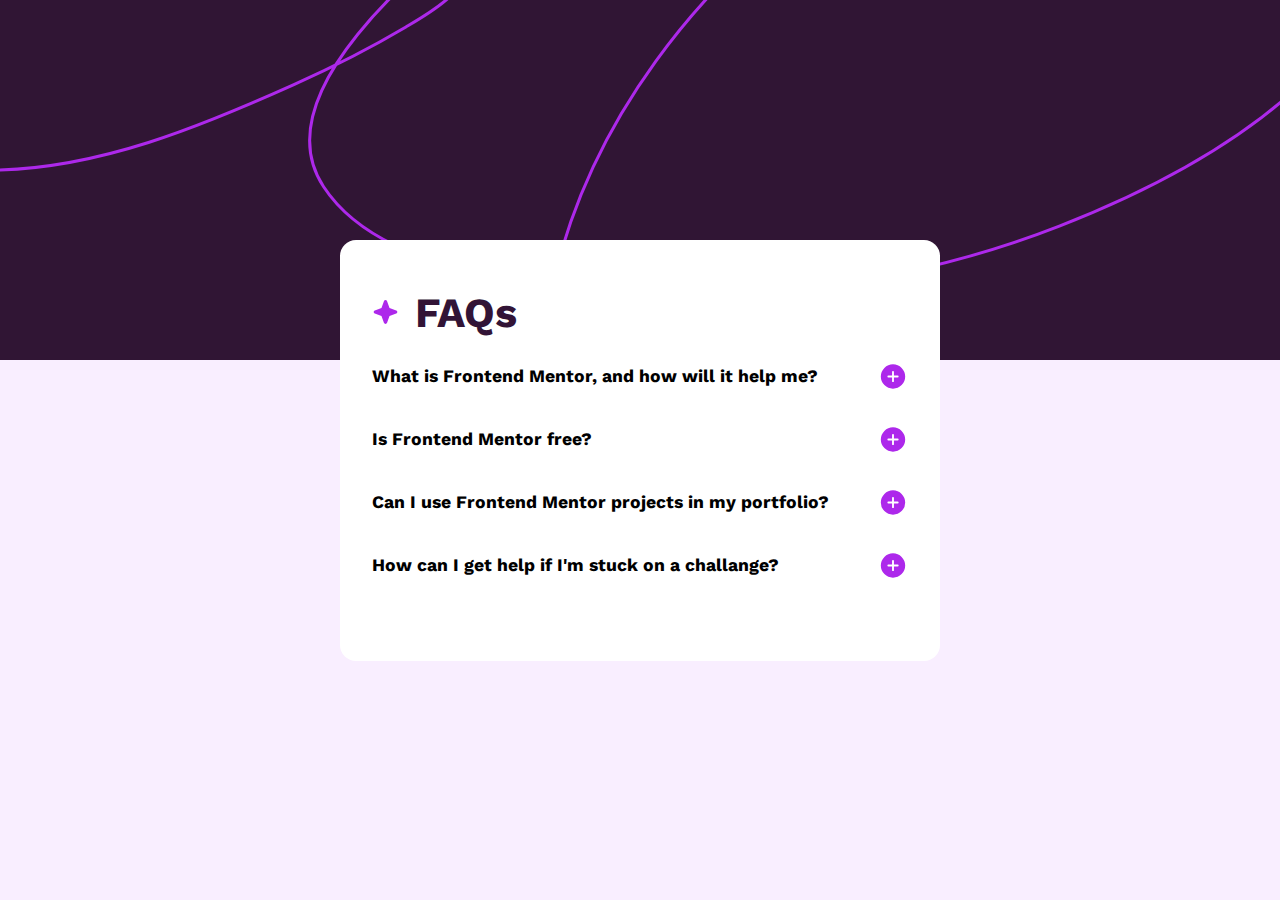
<file: Challange 2/index.html>
<!DOCTYPE html>
<html lang="en">

<head>
  <meta charset="UTF-8">
  <meta name="viewport" content="width=device-width, initial-scale=1.0">
  <link rel="icon" type="image/png" sizes="32x32" href="./assets/images/favicon-32x32.png">
  <title>Frontend Mentor | FAQ accordion</title>

  <link rel="stylesheet" href="./css/style.css">

  <!-- Google Fonts -->
  <link rel="preconnect" href="https://fonts.googleapis.com">
  <link rel="preconnect" href="https://fonts.gstatic.com" crossorigin>
  <link href="https://fonts.googleapis.com/css2?family=Work+Sans:ital,wght@0,100..900;1,100..900&display=swap"
    rel="stylesheet">
</head>

<body>

  <div class="container">
    <div class="accordion-content">
      <div class="accordion-header">
        <img src="./assets/images/icon-star.svg" alt="">
        <h1>FAQs</h1>
      </div>

      <ul class="accordion">
        <li>
          <div class="heading">
            <h3>What is Frontend Mentor, and how will it help me?</h3>
            <img src="./assets/images/icon-plus.svg" alt="">
          </div>

          <p>Frontend Mentor offers realistic coding challenges to help developers improve their
            frontend coding skills with projects in HTML, CSS, and JavaScript. It's suitable for
            all levels and ideal for portfolio building.</p>
        </li>
        <li>
          <div class="heading">
            <h3>Is Frontend Mentor free?</h3>
            <img src="./assets/images/icon-plus.svg" alt="">
          </div>

          <p> Yes, Frontend Mentor offers both free and premium coding challenges, with the free
            option providing access to a range of projects suitable for all skill levels.</p>
        </li>
        <li>
          <div class="heading">
            <h3>Can I use Frontend Mentor projects in my portfolio?</h3>
            <img src="./assets/images/icon-plus.svg" alt="">
          </div>

          <p>Yes, you can use projects completed on Frontend Mentor in your portfolio. It's an excellent
            way to showcase your skills to potential employers!</p>
        </li>
        <li>
          <div class="heading">
            <h3>How can I get help if I'm stuck on a challange?</h3>
            <img src="./assets/images/icon-plus.svg" alt="">
          </div>

          <p>The best place to get help is inside Frontend Mentor's Discord community. There's a help
            channel where you can ask questions and seek support from other community members.</p>
        </li>
      </ul>
    </div>
  </div>

  <!-- <div>
    <p>Frontend Mentor offers realistic coding challenges to help developers improve their
      frontend coding skills with projects in HTML, CSS, and JavaScript. It's suitable for
      all levels and ideal for portfolio building.</p>
  </div> -->

  <script src="./js/app.js"></script>
</body>

</html>
</file>
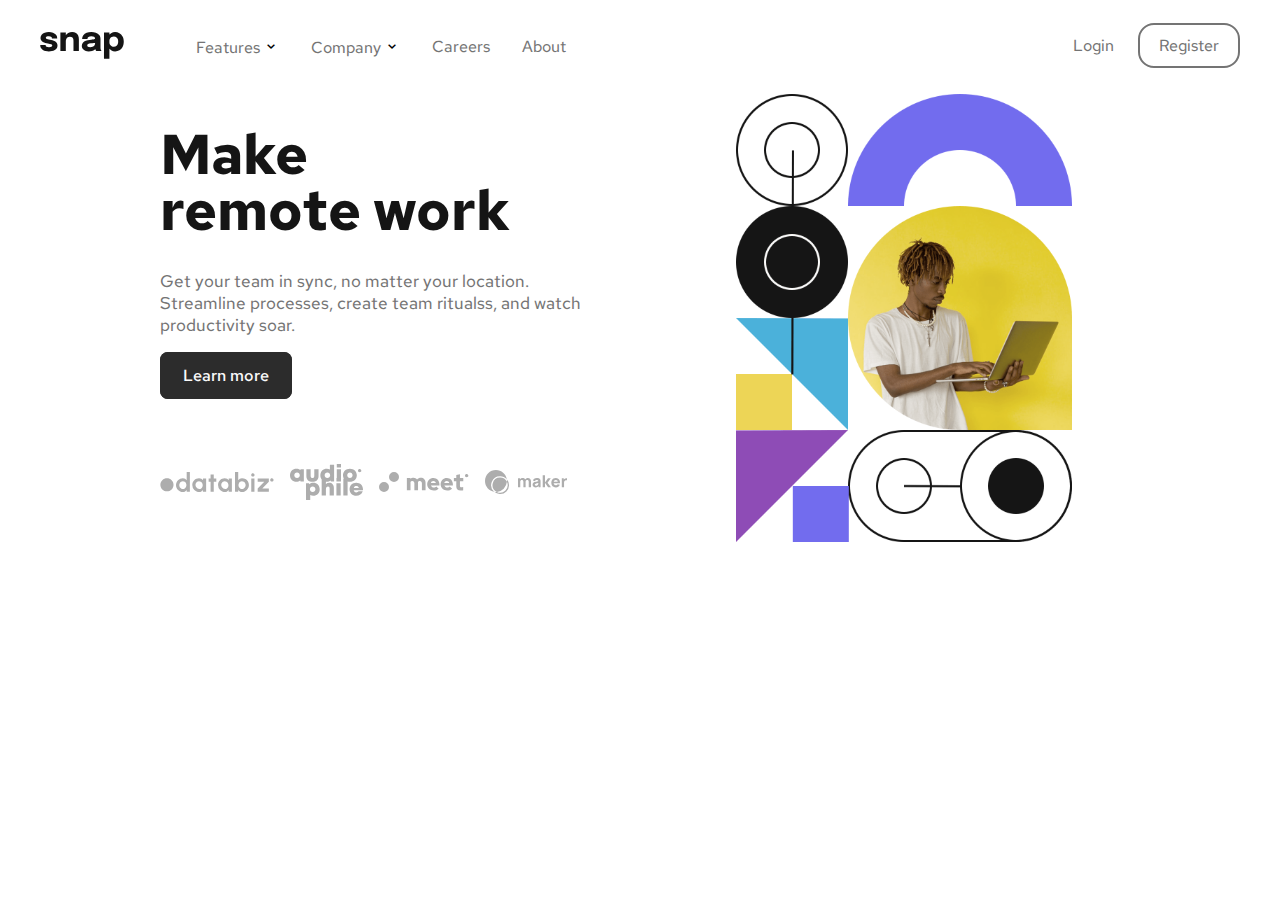
<file: Challenge 1/index.html>
<!DOCTYPE html>
<html lang="en">

<head>
    <meta charset="UTF-8">
    <meta http-equiv="X-UA-Compatible" content="IE=edge">
    <meta name="viewport" content="width=device-width, initial-scale=1.0">
    <title>✨ Challange 1 || FrontEnd Mentor ✨</title>

    <!-- cdn to css reset -->
    <link rel="stylesheet" href="./src/style/reset.css">

    <!-- 👇 css code file 👇 -->
    <link rel="stylesheet" href="./src/style/global.css" />

    <!-- Google Fonts -->
    <link rel="preconnect" href="https://fonts.googleapis.com">
    <link rel="preconnect" href="https://fonts.gstatic.com" crossorigin>
    <link href="https://fonts.googleapis.com/css2?family=Red+Hat+Text:ital,wght@0,300..700;1,300..700&display=swap"
        rel="stylesheet">

    <!-- cdn to box icons -->
    <link rel="stylesheet" href="https://cdn.jsdelivr.net/npm/boxicons@latest/css/boxicons.min.css">
    <!-- or -->
    <link rel="stylesheet" href="https://unpkg.com/boxicons@latest/css/boxicons.min.css">

</head>

<body>


    <div class="container">
        <nav class="nav">
            <a href="#" class="nav-logo"><img src="./src/assets/images/logo.svg" alt="img-logo"></a>

            <div class="nav-content">

                <ul class="nav-menu">
                    <li class="nav-link"><a href="#">Features</a><i class='bx bx-chevron-right icon-dropdown'></i>


                        <ul class="dropdown dropdown-features">
                            <li>
                                <i class='bx bx-notepad todoList'></i>
                                <a href="">Todo List</a>
                            </li>
                            <li>
                                <i class='bx bx-calendar-alt calender'></i>
                                <a href="">Calender</a>
                            </li>
                            <li>
                                <i class='bx bxs-bell-ring reminders'></i>
                                <a href="">Reminders</a>
                            </li>
                            <li>
                                <i class='bx bx-time planning'></i>
                                <a href="">Planning</a>
                            </li>
                        </ul>
                    </li>
                    <li class="nav-link"><a href="#">Company</a><i class='bx bx-chevron-right icon-dropdown'></i>

                        <ul class="dropdown dropdown-company">
                            <li><a href="">History</a></li>
                            <li><a href="">Our Team</a></li>
                            <li><a href="">Blog</a></li>
                        </ul>
                    </li>
                    <li class="nav-link"><a href="#">Careers</a></li>
                    <li class="nav-link"><a href="#">About</a></li>


                    <img src="./src/assets/images/icon-close-menu.svg" alt="icon-close" class="icon-close-menu">
                </ul>


                <div class="nav-form">
                    <a href="" class="login">Login</a>
                    <a href="" class="register">Register</a>


                </div>
            </div>
            <img src="./src/assets/images/icon-menu.svg" alt="icon-menu" class="icon-hambuger-menu">

        </nav>

        <div class="jumbotron">
            <div class="jumbotron-content">
                <div class="jumbotron-info">
                    <h1 class="txt-heading">Make remote work</h1>

                    <p class="sub-heading">Get your team in sync, no matter your location. Streamline processes,
                        create team ritualss, and watch productivity soar.</p>


                    <a href="" class="btn-more">Learn more</a>
                </div>

                <div class="jumbotron-client">
                    <img src="./src/assets/images/client-databiz.svg" alt="">
                    <img src="./src/assets/images/client-audiophile.svg" alt="">
                    <img src="./src/assets/images/client-meet.svg" alt="">
                    <img src="./src/assets/images/client-maker.svg" alt="">
                </div>
            </div>
            <div class="jumbotron-image">
                <img src="./src/assets/images/image-hero-desktop.png" alt="">
            </div>
        </div>
    </div>

    <!-- 👇 javascript code file 👇 -->
    <script src="./src/js/index.js"></script>
</body>

</html>
</file>
<file: Challange 2/css/style.css>
*,
html {
  margin: 0;
  padding: 0;
  box-sizing: border-box;
  list-style-type: none;
  text-decoration: none;
}

body {
  font-family: 'Work Sans', sans-serif;
}

:root {
  --pink-700: #f9eeff;
  --white: #ffffff;
  --purple: #321436;
}

.container {
  position: relative;
  width: 100%;
  height: 100vh;
  background: var(--pink-700);
  display: grid;
  place-items: center;
}

.container::before {
  content: '';
  position: absolute;
  top: 0;
  left: 0;
  width: 100%;
  height: 40vh;
  background: url('../assets/images/background-pattern-desktop.svg');
}

.accordion-content {
  position: relative;
  z-index: 999;
  background: var(--white);
  max-width: 600px;
  margin: auto;
  padding: 3rem 2rem;
  border-radius: 1rem;
}

.accordion-header {
  display: flex;
  gap: 1rem;
  align-items: center;
  margin-bottom: 1.5rem;
}

.accordion-header > img {
  height: 1.7rem;
}

.accordion-header > h1 {
  font-size: 2.6rem;
  color: var(--purple);
}

.accordion .heading {
  display: flex;
  gap: 1rem;

  justify-content: space-between;
  align-items: center;
}

.heading > h3 {
  font-size: 1.1rem;
}

.heading > img {
  cursor: pointer;
  transform: scale(1);

  transition: all 260ms ease-in-out;
}

.heading > img:active {
  transform: scale(0.9);
}

.accordion li > p {
  margin-block: 1rem;
  line-height: 1.3;
  color: #848385;
  max-height: 0px;
  transition: all 280ms ease-in-out;
  opacity: 0;
  transform-origin: top;
}

.accordion li > p.active {
  max-height: 400px;
  opacity: 1;
  transform-origin: bottom;
}

@media (max-width: 700px) {
  .accordion-content {
    margin-inline: 1rem;
  }
}

/* div {
  position: relative;
  min-height: 400vh;
  max-width: 600px;
  margin: 25rem auto;
}

p {
  font-weight: 500;
  line-height: 1.4;
  font-size: 1.7rem;
  background: linear-gradient(to right, #202020, #202020), linear-gradient(to right, #969595, #969595);
  background-repeat: no-repeat;
  background-clip: text;
  display: inline;
  color: transparent;
  animation: animateText 1ms both linear;
  animation-timeline: scroll();
}

@keyframes animateText {
  from {
    background-position-x: -125rem, 0;
  }
} */
</file>
<file: Challenge 1/src/style/global.css>
/*? global clearing */
*,
html {
  margin: 0;
  padding: 0;
  box-sizing: border-box;
  font-family: 'Red Hat Text', sans-serif;
  text-decoration: none;
}

:root {
  --bg: #fafafa;
  --bg-dropdown: #fff;
  --txt: #747474;
  --txt-active: #2c2c2c;
  --icon-todolist: #8a82e7;
  --icon-calender: #5caad1;
  --icon-reminders: #eed254;
  --icon-planning: #9759bd;
}

.container {
  width: 100%;
  position: relative;
  overflow: hidden;
}
.nav {
  width: 100%;
  padding: 2rem 2.5rem;
  display: flex;
  align-items: center;
}

.nav-content {
  display: flex;
  width: 100%;
}

.nav-menu {
  position: relative;
  display: flex;
  align-items: center;
  margin-left: 3.5rem;
}

.nav-menu .nav-link {
  padding: 0 1rem;
}

.nav-link a {
  font-weight: 450;
  color: var(--txt);
  transition: all 280ms ease-in-out;
}

.nav-link a:hover {
  color: var(--txt-active);
}
.nav-link .icon-dropdown {
  transform: rotate(90deg);
  margin-left: 0.2rem;
  transition: all 280ms ease-in-out;
}
.nav-link:hover .icon-dropdown {
  transform: rotate(-90deg);
}

.nav-link:hover .dropdown {
  max-height: 400px;
  opacity: 1;
  z-index: 99;
  transform: translateY(0px);
}

.todoList {
  color: var(--icon-todolist);
}

.calender {
  color: var(--icon-calender);
}

.reminders {
  color: var(--icon-reminders);
}

.planning {
  color: var(--icon-planning);
}

.dropdown {
  position: absolute;
  background: var(--bg-dropdown);
  padding: 1rem;
  box-shadow: 1px 1px 3px rgba(0, 0, 0, 0.5);
  border-radius: 8px;
  transition: all 280ms ease-in-out;
  top: 25px;
  max-height: 0px;
  transform: translateY(-50px);
  z-index: -999;
  opacity: 0;
}

.dropdown-features {
  left: -65px;
}
.dropdown li {
  padding: 0.4rem 0.6rem;
  font-size: 1.06rem;
  transition: all 280ms ease-in-out;
}

.dropdown li:hover {
  transform: translateX(3px);
}

.dropdown li a {
  font-weight: 450;
  margin-left: 0.2rem;
}

.nav-form {
  margin-left: auto;
}

.nav-form a {
  padding: 0.6rem 1.2rem;
  border-radius: 1rem;
  color: var(--txt);
  font-weight: 450;
  transition: all 280ms ease-in-out;
}

.nav-form .register {
  border: 2px solid var(--txt);
}

.nav-form a:hover {
  color: var(--txt-active);
}

:is(.icon-close-menu, .icon-hambuger-menu) {
  display: none;
}

.jumbotron {
  max-width: 60rem;
  margin: 2rem auto;
  display: grid;
  grid-template-columns: 60% 40%;
}

.jumbotron .txt-heading {
  max-width: 350px;
  font-size: 3.5rem;
  font-weight: 800;
  color: #151515;
}

.jumbotron .sub-heading {
  margin-block: 2rem;
  font-size: 17px;
  max-width: 28rem;
  font-weight: 450;
  line-height: 1.3;
  color: var(--txt);
}

.jumbotron .btn-more {
  font-size: 16px;
  font-weight: 550;
  background: var(--txt-active);
  color: var(--bg);
  padding: 0.7rem 1.3rem;
  border-radius: 0.5rem;
  transition: all 280ms ease-in-out;
  border: 2px solid var(--txt-active);
}

.jumbotron .btn-more:hover {
  background: transparent;
  color: var(--txt-active);
}
.jumbotron .jumbotron-client {
  margin-top: 5rem;
  display: flex;
  align-items: center;
  flex-wrap: wrap;
  gap: 1rem;
}

.jumbotron-image {
  margin-top: -2rem;
}
.jumbotron-image img {
  max-height: 28rem;
}

/* Breakpoint Tablet */
@media (max-width: 950px) {
  .icon-hambuger-menu {
    cursor: pointer;
    display: block;
    margin-left: auto;
  }

  .nav {
    padding: 2rem 1.5rem;
  }

  .nav-content {
    position: absolute;
    top: 0;
    right: 0;
    max-width: 250px;
    width: 100%;
    background: var(--bg-dropdown);
    display: flex;
    flex-direction: column;
    padding-top: 4rem;
    transition: all 280ms ease-in-out;
    transform: translateX(550px);
  }

  .nav-content.active {
    transform: translateX(0px);
  }

  .icon-close-menu {
    position: absolute;
    top: -35px;
    right: 45px;
    filter: invert(0.4);
    cursor: pointer;
    display: block;
  }

  .nav-content .nav-menu {
    display: flex;
    align-items: flex-start;
    flex-direction: column;
    margin-left: 2rem;
  }
  .nav-menu .nav-link:nth-child(1),
  .nav-menu .nav-link:nth-child(2) {
    padding: 0.2rem !important;
  }
  .nav-menu .nav-link {
    padding: 0.6rem 0;
  }
  .nav-link:hover .dropdown {
    max-height: 200px;
  }

  .dropdown {
    position: relative;
    background: transparent !important;
    top: auto;
    margin-top: 10px;
    left: 0;
    box-shadow: 0px 0px 0px !important;
    max-height: 0px;
    padding: 0px;
  }

  .nav-form {
    margin: 2rem;
  }
  .nav-form a {
    text-align: center;
    display: block;
  }
  .nav-form .register {
    padding-block: 0.8rem;
    margin-top: 0.5rem;
  }

  .jumbotron {
    padding-inline: 2rem;
  }

  .jumbotron-content .sub-heading {
    max-width: 100%;
  }
  .jumbotron-image img {
    height: 40vw;
  }
}

/* Breakpoint Mobile */
@media (max-width: 700px) {
  .jumbotron {
    padding-inline: 0px;
    grid-template-columns: 1fr;
  }

  .jumbotron-content {
    text-align: center;
  }

  .jumbotron-content .txt-heading {
    max-width: 100%;
    font-size: 2.2rem;
  }

  .jumbotron-content .sub-heading {
    margin-top: 1rem;
    padding-inline: 1.5rem;
    text-wrap: pretty;
  }

  .jumbotron .btn-more {
    font-size: 14px;
    font-weight: 400;
    background: var(--txt-active);
    color: var(--bg);
    padding: 0.5rem 0.8rem;
    border-radius: 0.5rem;
    transition: all 280ms ease-in-out;
    border: 2px solid var(--txt-active);
  }

  .jumbotron .jumbotron-client {
    margin-top: 3rem;
    display: flex;
    align-items: center;
    justify-content: center;
    flex-wrap: wrap;
    gap: 1.5rem;
  }

  .jumbotron-image {
    order: -1;
    margin-top: -2rem;
    margin-bottom: 3rem;
  }
  .jumbotron-image img {
    /* width: 100%; */
    display: flex;
    margin: auto;
    object-fit: cover;
    max-height: 25rem;
    height: 100%;
  }
}
</file>
